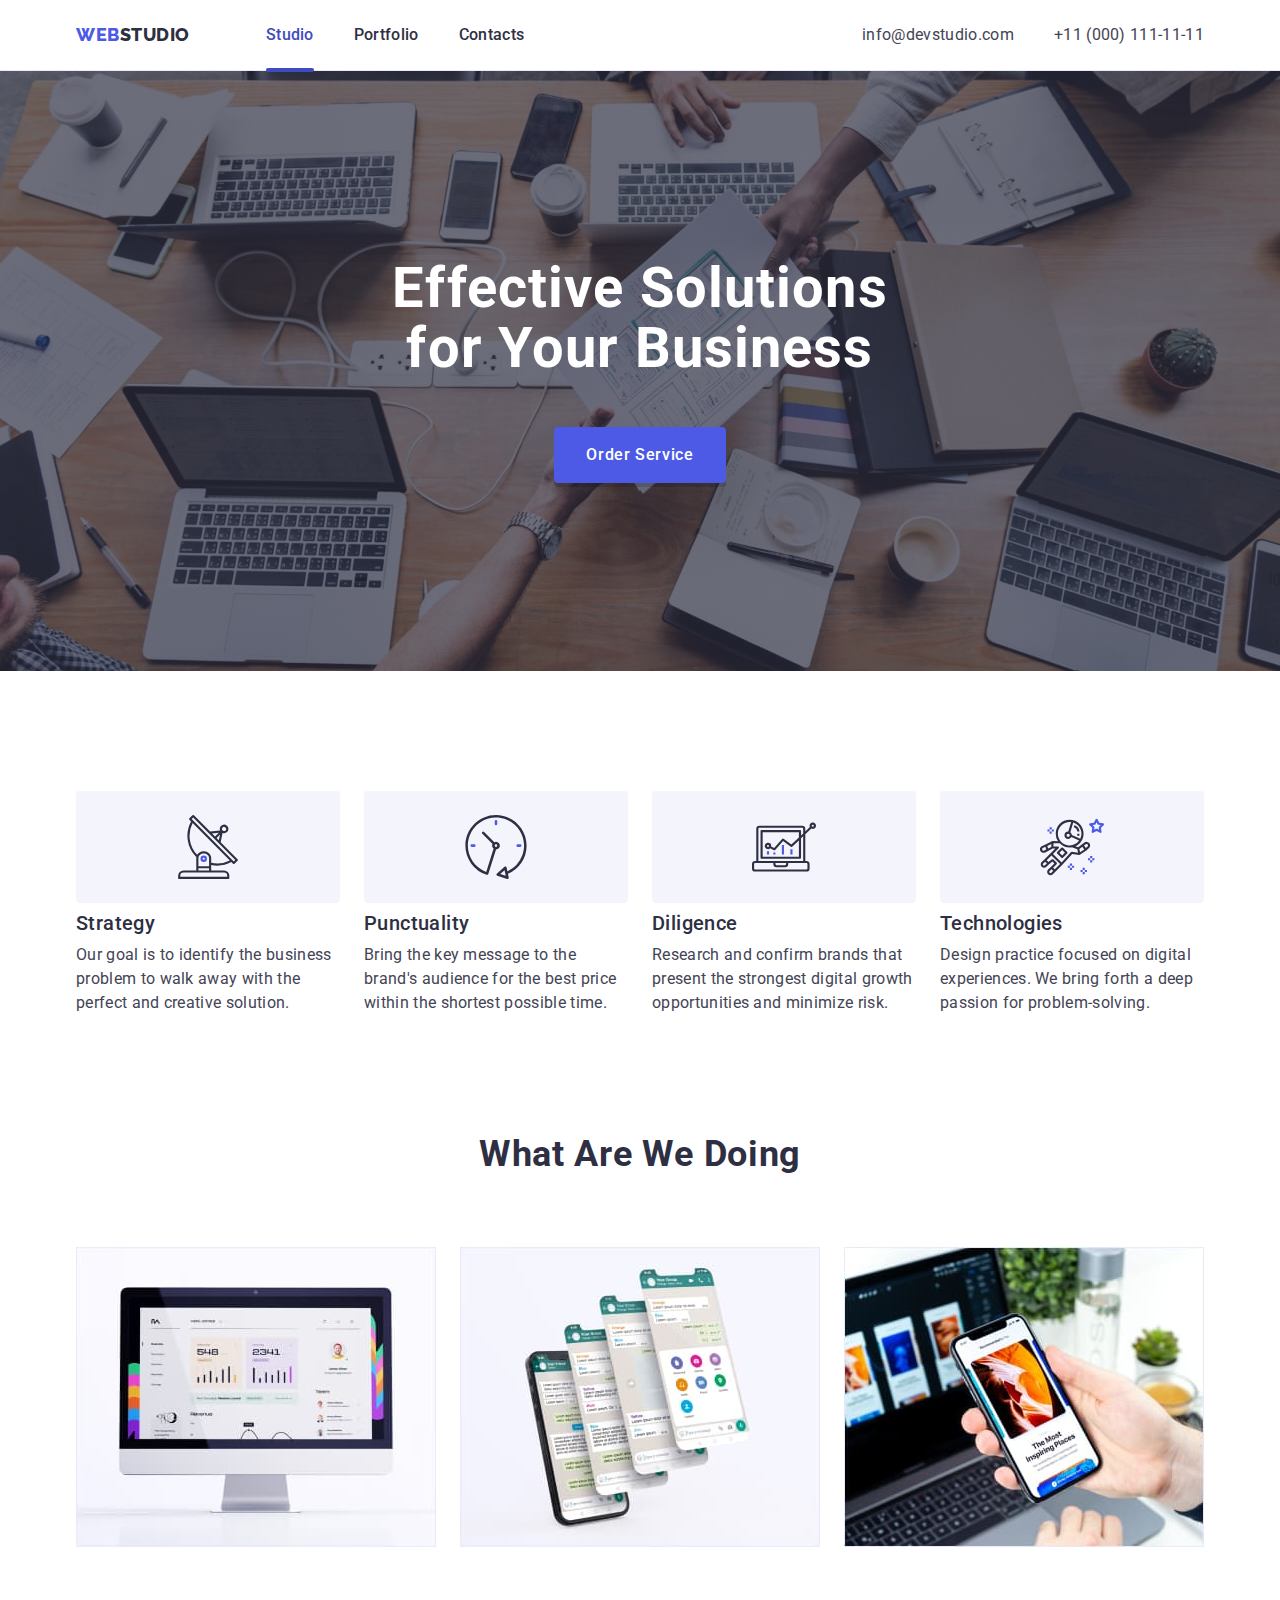
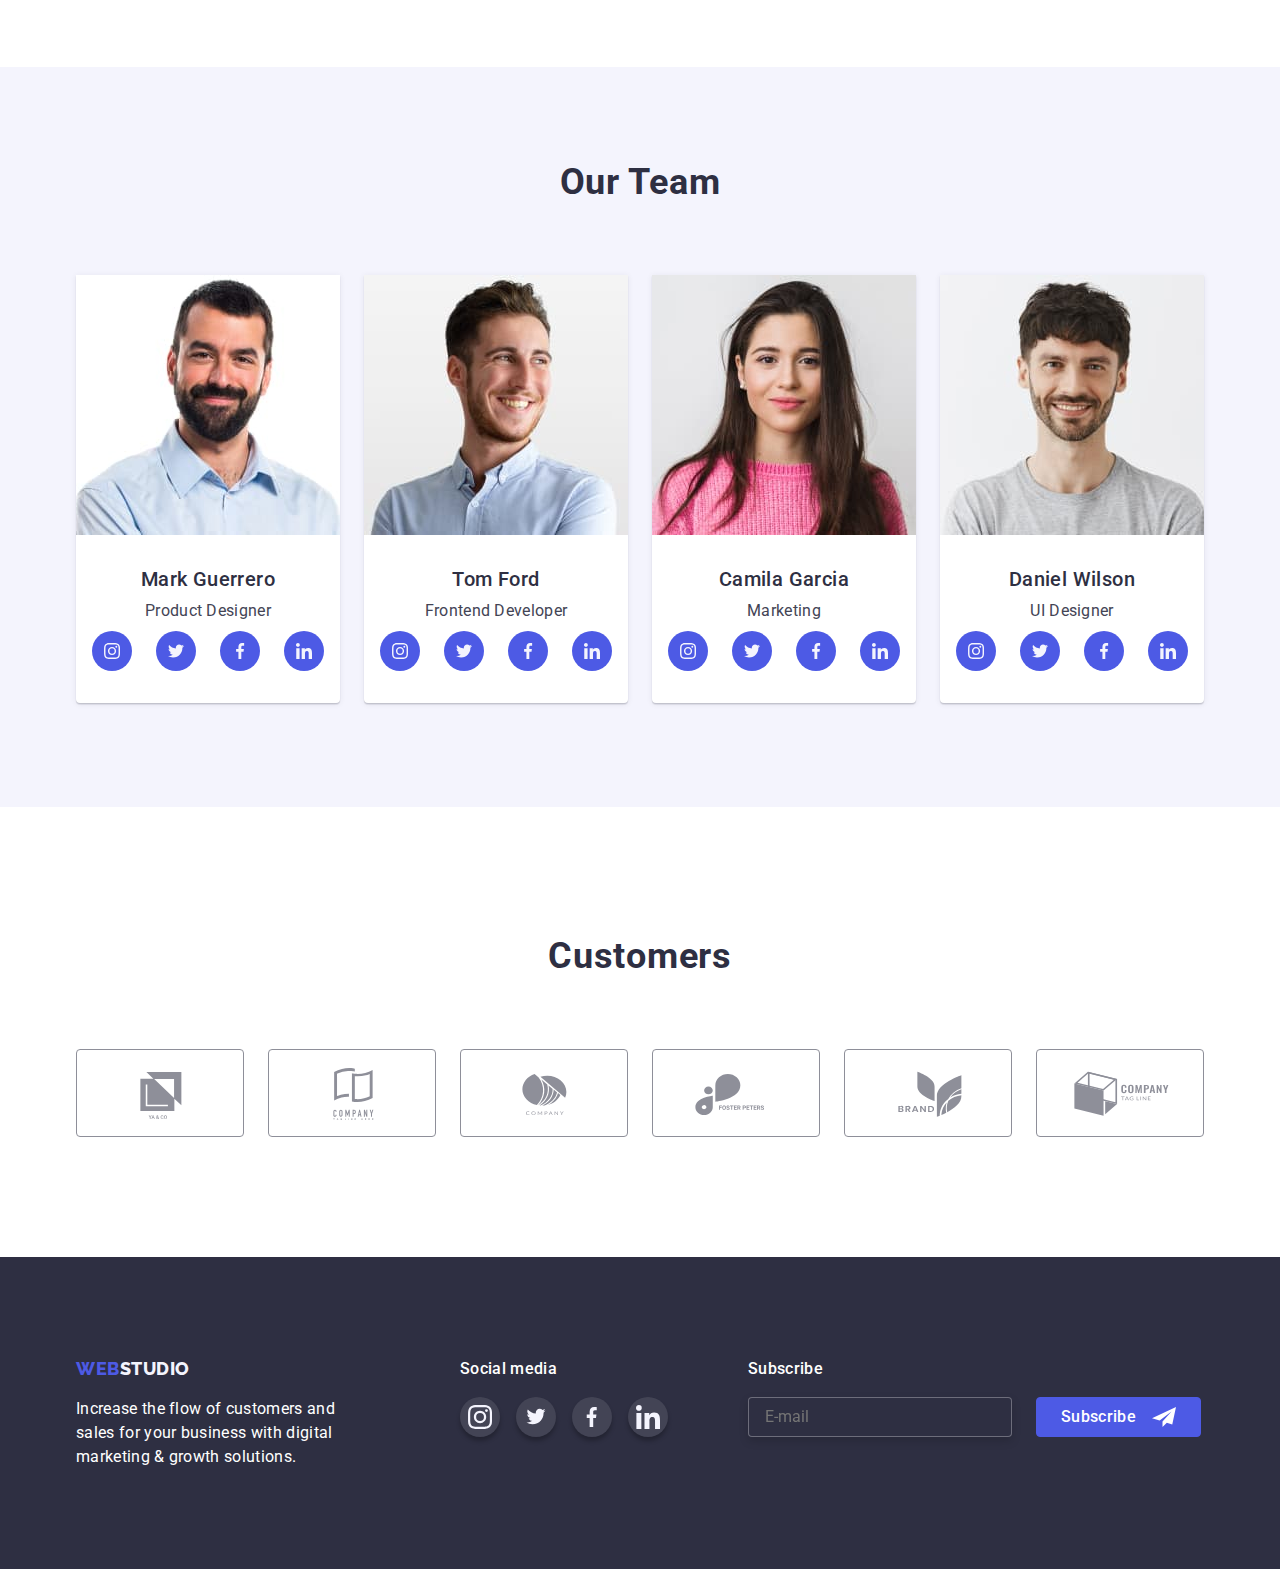
<file: index.html>
<!DOCTYPE html>
<html lang="en">
  <head>
    <meta charset="UTF-8" />
    <meta http-equiv="X-UA-Compatible" content="IE=edge" />
    <meta name="viewport" content="width=device-width, initial-scale=1.0" />
    <link rel="preconnect" href="https://fonts.googleapis.com" />
    <link rel="preconnect" href="https://fonts.gstatic.com" crossorigin />
    <link
      href="https://fonts.googleapis.com/css2?family=Raleway:wght@800&family=Roboto:wght@400;500;700;900&display=swap"
      rel="stylesheet"
    />
    <link
      href="https://cdn.jsdelivr.net/npm/modern-normalize@1.1.0/modern-normalize.min.css"
      rel="stylesheet"
    />
    <link rel="stylesheet" href="./css/styles.css" />
    <link rel="stylesheet" href="./css/mobile.css" />
    <link rel="stylesheet" href="./css/tablet.css" />
    <link rel="stylesheet" href="./css/desktop.css" />
    <title>WebStudio</title>
  </head>

  <body>
    <!-- Top line-->
    <header class="header">
      <div class="container header-container">
        <nav class="header-nav">
          <a class="header-logo" href="./index.html">
            <span class="logo">WEB</span>STUDIO</a
          >
          <div class="container-menu">
            <ul class="menu">
              <li class="menu-item active">
                <a class="menu-link" href="./index.html">Studio</a>
              </li>
              <li class="menu-item">
                <a class="menu-link" href="./portfolio.html">Portfolio</a>
              </li>
              <li class="menu-item">
                <a class="menu-link" href="">Contacts</a>
              </li>
            </ul>
          </div>
        </nav>

        <address class="header-contacts">
          <ul class="contacts">
            <li class="contacts-list email">
              <a class="contacts-item" href="mailto:info@devstudio.com">
                info@devstudio.com</a
              >
            </li>
            <li class="contacts-list">
              <a class="contacts-item" href="tel:+110001111111">
                +11 (000) 111-11-11
              </a>
            </li>
          </ul>
        </address>
        <button class="button-hamburger" data-menu-open type="button">
          <svg width="32" height="22">
            <use href="./images/sprite-new.svg#icon-button-hamburger-1"></use>
          </svg>
        </button>
      </div>
    </header>

    <div class="modal-mobile is-hidden" data-menu>
      <div class="container container-modal-mobile">
        <button
          class="button-modal button-modal-header"
          data-menu-close
          type="button"
        >
          <svg width="8" height="8">
            <use href="./images/sprite-new.svg#icon-close"></use>
          </svg>
        </button>
      </div>

      <div class="container-mobile-menu">
        <ul class="mobile-menu">
          <li class="mobile-menu-item">
            <a class="feature-title current" href="./index.html">Studio</a>
          </li>
          <li class="mobile-menu-item">
            <a class="feature-title" href="./portfolio.html">Portfolio</a>
          </li>
          <li class="mobile-menu-item">
            <a class="feature-title" href="">Contacts</a>
          </li>
        </ul>
        <address class="mobile-modal-address">
          <ul class="mobile-modal-contacts">
            <li class="mobile-modal-contacts-item">
              <a
                class="mobile-modal-contacts-link mobile-phone"
                href="tel:+110001111111"
              >
                +11 (000) 111-11-11
              </a>
            </li>
            <li class="mobile-modal-contacts-link mobile-email">
              <a
                class="mobile-contacts-item email-modal"
                href="mailto:info@devstudio.com"
              >
                info@devstudio.com</a
              >
            </li>
          </ul>
        </address>
        <ul class="mobile-social-list">
          <li class="social-item">
            <a
              class="social-link"
              href="https://www.instagram.com"
              target="_blank"
            >
              <svg class="social-icon" width="16" height="16">
                <use href="./images/sprite-new.svg#icon-instagram-team"></use>
              </svg>
            </a>
          </li>
          <li class="social-item">
            <a
              class="social-link"
              href="https://www.twitter.com/"
              target="_blank"
            >
              <svg class="social-icon" width="16" height="16">
                <use href="./images/sprite-new.svg#icon-twitter-team"></use>
              </svg>
            </a>
          </li>

          <li class="social-item">
            <a
              class="social-link"
              href="https://www.facebook.com"
              target="_blank"
            >
              <svg class="social-icon" width="16" height="16">
                <use href="./images/sprite-new.svg#icon-facebook-team"></use>
              </svg>
            </a>
          </li>

          <li class="social-item">
            <a
              class="social-link"
              href="https://ru.linkedin.com"
              target="_blank"
            >
              <svg class="social-icon" width="16" height="16">
                <use href="./images/sprite-new.svg#icon-linkedin-team"></use>
              </svg>
            </a>
          </li>
        </ul>
      </div>
    </div>

    <main>
      <!-- Section 1 -->
      <section class="hero overlay">
        <div class="container">
          <h1 class="hero-title">Effective Solutions for Your Business</h1>

          <button class="button-main" type="button" data-modal-open>
            Order Service
          </button>
        </div>
      </section>

      <!-- Section 2 -->
      <section class="feature">
        <div class="container">
          <h2 class="visually-hidden">Company quality</h2>

          <ul class="feature-list">
            <li class="feature-item">
              <div class="container-feature">
                <svg width="64" height="64">
                  <use href="./images/sprite-new.svg#icon-Group"></use>
                </svg>
              </div>
              <h3 class="feature-title">Strategy</h3>
              <p class="feature-description">
                Our goal is to identify the business problem to walk away with
                the perfect and creative solution.
              </p>
            </li>

            <li class="feature-item">
              <div class="container-feature">
                <svg width="64" height="64">
                  <use href="./images/sprite-new.svg#icon-clock-1"></use>
                </svg>
              </div>
              <h3 class="feature-title">Punctuality</h3>
              <p class="feature-description">
                Bring the key message to the brand's audience for the best price
                within the shortest possible time.
              </p>
            </li>

            <li class="feature-item">
              <div class="container-feature">
                <svg width="64" height="64">
                  <use href="./images/sprite-new.svg#icon-diagram-1"></use>
                </svg>
              </div>
              <h3 class="feature-title">Diligence</h3>
              <p class="feature-description">
                Research and confirm brands that present the strongest digital
                growth opportunities and minimize risk.
              </p>
            </li>

            <li class="feature-item">
              <div class="container-feature">
                <svg class="feature-icon" width="64" height="64">
                  <use href="./images/sprite-new.svg#icon-astronaut-1"></use>
                </svg>
              </div>
              <h3 class="feature-title">Technologies</h3>
              <p class="feature-description">
                Design practice focused on digital experiences. We bring forth a
                deep passion for problem-solving.
              </p>
            </li>
          </ul>
        </div>
      </section>

      <!-- Section 3 -->
      <section class="works">
        <div class="container">
          <h2 class="works-title">What are we doing</h2>
          <ul class="works-list">
            <li class="works-item">
              <img
                srcset="./images/doing1-1x.jpg 1x, ./images/doing1-2x.jpg 2x"
                src="./images/doing1-1x.jpg"
                width="360"
                alt="picture with computer"
              />
            </li>
            <li class="works-item">
              <img
                srcset="./images/doing2-1x.jpg 1x, ./images/doing2-2x.jpg 2x"
                src="./images/doing2-1x.jpg"
                width="360"
                alt="picture with phones"
              />
            </li>
            <li class="works-item">
              <img
                srcset="./images/doing3-1x.jpg 1x, ./images/doing3-2x.jpg 2x"
                src="./images/doing3-1x.jpg"
                width="360"
                alt="picture with computer and phone"
              />
            </li>
          </ul>
        </div>
      </section>

      <!-- Section 4 -->
      <section class="team">
        <div class="container">
          <h2 class="team-title">Our Team</h2>
          <ul class="team-list">
            <li class="team-item">
              <img
                srcset="
                  ./images/mark-guerrero-1x.jpg 1x,
                  ./images/mark-guerrero-2x.jpg 2x
                "
                src="./images/mark-guerrero-1x.jpg"
                width="264"
                alt="member of the team"
              />
              <h3 class="secondary-title secondary-title-team">
                Mark Guerrero
              </h3>
              <p>Product Designer</p>
              <ul class="container-social-list">
                <li class="social-item">
                  <a
                    class="social-link"
                    href="https://www.instagram.com"
                    target="_blank"
                  >
                    <svg class="social-icon" width="16" height="16">
                      <use
                        href="./images/sprite-new.svg#icon-instagram-team"
                      ></use>
                    </svg>
                  </a>
                </li>

                <li class="social-item">
                  <a
                    class="social-link"
                    href="https://www.twitter.com/"
                    target="_blank"
                  >
                    <svg class="social-icon" width="16" height="16">
                      <use
                        href="./images/sprite-new.svg#icon-twitter-team"
                      ></use>
                    </svg>
                  </a>
                </li>

                <li class="social-item">
                  <a
                    class="social-link"
                    href="https://www.facebook.com"
                    target="_blank"
                  >
                    <svg class="social-icon" width="16" height="16">
                      <use
                        href="./images/sprite-new.svg#icon-facebook-team"
                      ></use>
                    </svg>
                  </a>
                </li>

                <li class="social-item">
                  <a
                    class="social-link"
                    href="https://ru.linkedin.com"
                    target="_blank"
                  >
                    <svg class="social-icon" width="16" height="16">
                      <use
                        href="./images/sprite-new.svg#icon-linkedin-team"
                      ></use>
                    </svg>
                  </a>
                </li>
              </ul>
            </li>

            <li class="team-item">
              <img
                srcset="
                  ./images/tom-ford-1x.jpg 1x,
                  ./images/tom-ford-2x.jpg 2x
                "
                src="./images/tom-ford-1x.jpg"
                width="264"
                alt="member of the team"
              />
              <h3 class="secondary-title secondary-title-team">Tom Ford</h3>
              <p>Frontend Developer</p>
              <ul class="container-social-list">
                <li class="social-item">
                  <a
                    class="social-link"
                    href="https://www.instagram.com"
                    target="_blank"
                  >
                    <svg class="social-icon" width="16" height="16">
                      <use
                        href="./images/sprite-new.svg#icon-instagram-team"
                      ></use>
                    </svg>
                  </a>
                </li>

                <li class="social-item">
                  <a
                    class="social-link"
                    href="https://www.twitter.com/"
                    target="_blank"
                  >
                    <svg class="social-icon" width="16" height="16">
                      <use
                        href="./images/sprite-new.svg#icon-twitter-team"
                      ></use>
                    </svg>
                  </a>
                </li>

                <li class="social-item">
                  <a
                    class="social-link"
                    href="https://www.facebook.com"
                    target="_blank"
                  >
                    <svg class="social-icon" width="16" height="16">
                      <use
                        href="./images/sprite-new.svg#icon-facebook-team"
                      ></use>
                    </svg>
                  </a>
                </li>

                <li class="social-item">
                  <a
                    class="social-link"
                    href="https://ru.linkedin.com"
                    target="_blank"
                  >
                    <svg class="social-icon" width="16" height="16">
                      <use
                        href="./images/sprite-new.svg#icon-linkedin-team"
                      ></use>
                    </svg>
                  </a>
                </li>
              </ul>
            </li>

            <li class="team-item">
              <img
                srcset="
                  ./images/camila-garcia-1x.jpg 1x,
                  ./images/camila-garcia-2x.jpg 2x
                "
                src="./images/camila-garcia-1x.jpg"
                width="264"
                alt="member of the team"
              />
              <h3 class="secondary-title secondary-title-team">
                Camila Garcia
              </h3>
              <p>Marketing</p>
              <ul class="container-social-list">
                <li class="social-item">
                  <a
                    class="social-link"
                    href="https://www.instagram.com"
                    target="_blank"
                  >
                    <svg class="social-icon" width="16" height="16">
                      <use
                        href="./images/sprite-new.svg#icon-instagram-team"
                      ></use>
                    </svg>
                  </a>
                </li>

                <li class="social-item">
                  <a
                    class="social-link"
                    href="https://www.twitter.com/"
                    target="_blank"
                  >
                    <svg class="social-icon" width="16" height="16">
                      <use
                        href="./images/sprite-new.svg#icon-twitter-team"
                      ></use>
                    </svg>
                  </a>
                </li>

                <li class="social-item">
                  <a
                    class="social-link"
                    href="https://www.facebook.com"
                    target="_blank"
                  >
                    <svg class="social-icon" width="16" height="16">
                      <use
                        href="./images/sprite-new.svg#icon-facebook-team"
                      ></use>
                    </svg>
                  </a>
                </li>

                <li class="social-item">
                  <a
                    class="social-link"
                    href="https://ru.linkedin.com"
                    target="_blank"
                  >
                    <svg class="social-icon" width="16" height="16">
                      <use
                        href="./images/sprite-new.svg#icon-linkedin-team"
                      ></use>
                    </svg>
                  </a>
                </li>
              </ul>
            </li>

            <li class="team-item">
              <img
                srcset="
                  ./images/daniel-wilson-1x.jpg 1x,
                  ./images/daniel-wilson-2x.jpg 2x
                "
                src="./images/daniel-wilson-1x.jpg"
                width="264"
                alt="member of the team"
              />
              <h3 class="secondary-title secondary-title-team">
                Daniel Wilson
              </h3>
              <p>UI Designer</p>
              <ul class="container-social-list">
                <li class="social-item">
                  <a
                    class="social-link"
                    href="https://www.instagram.com"
                    target="_blank"
                  >
                    <svg class="social-icon" width="16" height="16">
                      <use
                        href="./images/sprite-new.svg#icon-instagram-team"
                      ></use>
                    </svg>
                  </a>
                </li>

                <li class="social-item">
                  <a
                    class="social-link"
                    href="https://www.twitter.com/"
                    target="_blank"
                  >
                    <svg class="social-icon" width="16" height="16">
                      <use
                        href="./images/sprite-new.svg#icon-twitter-team"
                      ></use>
                    </svg>
                  </a>
                </li>

                <li class="social-item">
                  <a
                    class="social-link"
                    href="https://www.facebook.com"
                    target="_blank"
                  >
                    <svg class="social-icon" width="16" height="16">
                      <use
                        href="./images/sprite-new.svg#icon-facebook-team"
                      ></use>
                    </svg>
                  </a>
                </li>

                <li class="social-item">
                  <a
                    class="social-link"
                    href="https://ru.linkedin.com"
                    target="_blank"
                  >
                    <svg class="social-icon" width="16" height="16">
                      <use
                        href="./images/sprite-new.svg#icon-linkedin-team"
                      ></use>
                    </svg>
                  </a>
                </li>
              </ul>
            </li>
          </ul>
        </div>
      </section>

      <!-- Section 5 -->

      <section class="customers">
        <div class="container container-customers">
          <h2 class="customers-title">Customers</h2>
          <ul class="customers-list">
            <li class="customers-item">
              <a class="customers-link" href="" target="_blank">
                <svg class="customers-icon" width="104" height="56">
                  <use href="./images/sprite-new.svg#icon-client1"></use>
                </svg>
              </a>
            </li>

            <li class="customers-item">
              <a class="customers-link" href="" target="_blank">
                <svg class="customers-icon" width="104" height="56">
                  <use href="./images/sprite-new.svg#icon-client2"></use>
                </svg>
              </a>
            </li>

            <li class="customers-item">
              <a class="customers-link" href="" target="_blank">
                <svg class="customers-icon" width="104" height="56">
                  <use href="./images/sprite-new.svg#icon-client3"></use>
                </svg>
              </a>
            </li>

            <li class="customers-item">
              <a class="customers-link" href="" target="_blank">
                <svg class="customers-icon" width="104" height="56">
                  <use href="./images/sprite-new.svg#icon-client4"></use>
                </svg>
              </a>
            </li>

            <li class="customers-item">
              <a class="customers-link" href="" target="_blank">
                <svg class="customers-icon" width="104" height="56">
                  <use href="./images/sprite-new.svg#icon-client5"></use>
                </svg>
              </a>
            </li>

            <li class="customers-item">
              <a class="customers-link" href="" target="_blank">
                <svg class="customers-icon" width="104" height="56">
                  <use href="./images/sprite-new.svg#icon-client6"></use>
                </svg>
              </a>
            </li>
          </ul>
        </div>
      </section>
    </main>

    <!-- Footer -->

    <footer class="footer">
      <div class="container container-footer">
        <div class="container-footer-logo">
          <a class="footer-logo" href="./index.html">
            <span class="logo">WEB</span>STUDIO</a
          >
          <p class="slogan">
            Increase the flow of customers and sales for your business with
            digital marketing & growth solutions.
          </p>
        </div>

        <div class="container-social-media">
          <p class="social-media">Social media</p>
          <ul class="social-media-list">
            <li class="social-media-item">
              <a
                class="social-media-link"
                href="https://www.instagram.com"
                target="_blank"
              >
                <svg class="social-icon" width="24" height="24">
                  <use href="./images/sprite-new.svg#icon-instagram-team"></use>
                </svg>
              </a>
            </li>

            <li class="social-media-item">
              <a
                class="social-media-link"
                href="https://twitter.com/Twitter"
                target="_blank"
              >
                <svg class="social-icon" width="24" height="19">
                  <use href="./images/sprite-new.svg#icon-twitter-footer"></use>
                </svg>
              </a>
            </li>

            <li class="social-media-item">
              <a
                class="social-media-link"
                href="https://www.facebook.com"
                target="_blank"
              >
                <svg class="social-icon" width="20" height="32">
                  <use
                    href="./images/sprite-new.svg#icon-facebook-footer"
                  ></use>
                </svg>
              </a>
            </li>

            <li class="social-media-item">
              <a
                class="social-media-link"
                href="https://ru.linkedin.com"
                target="_blank"
              >
                <svg class="social-icon" width="240" height="24">
                  <use
                    href="./images/sprite-new.svg#icon-linkedin-footer"
                  ></use>
                </svg>
              </a>
            </li>
          </ul>
        </div>

        <form class="form" autocomplete="on" novalidate>
          <label class="user-email" for="user-email">
            <span class="social-media">Subscribe</span>
          </label>
          <div class="container-email-button">
            <input
              class="input-email"
              type="email"
              name="email"
              placeholder="E-mail"
              id="user-email"
            />
            <button class="button-subscribe social-media" type="submit">
              Subscribe
              <svg class="" width="24" height="24">
                <use href="./images/sprite-new.svg#icon-plane"></use>
              </svg>
            </button>
          </div>
        </form>
      </div>
    </footer>

    <div class="backdrop is-hidden" data-modal>
      <div class="modal">
        <button class="button-modal" data-modal-close>
          <svg width="8" height="8">
            <use href="./images/sprite-new.svg#icon-close"></use>
          </svg>
        </button>

        <form class="form-in-modal" autocomplete="on">
          <p>Leave your contacts and we will call you back</p>
          <label class="label-list" for="name">
            <span class="label-modal-text">Name</span>
            <span class="input-wrap">
              <input
                class="input-modal-box"
                type="text"
                name="name"
                id="name"
              />
              <svg class="icon" width="18" height="18">
                <use href="./images/sprite-new.svg#icon-person"></use>
              </svg>
            </span>
          </label>

          <label class="label-list" for="phone">
            <span class="label-modal-text">Phone</span>
            <span class="input-wrap">
              <input
                class="input-modal-box"
                type="tel"
                name="name"
                id="phone"
              />
              <svg class="icon" width="18" height="24">
                <use href="./images/sprite-new.svg#icon-phone"></use>
              </svg>
            </span>
          </label>

          <label class="label-list" for="email">
            <span class="label-modal-text">Email</span>
            <span class="input-wrap">
              <input
                class="input-modal-box"
                type="email"
                name="name"
                id="email"
              />
              <svg class="icon" width="18" height="24">
                <use href="./images/sprite-new.svg#icon-email"></use>
              </svg>
            </span>
          </label>

          <label class="label-list-textarea" for="comment">
            <span class="label-modal-text">Comment</span>

            <span class="input-wrap">
              <textarea
                class="textarea-box"
                name="Comment"
                placeholder="Text input"
                id="comment"
              ></textarea>
            </span>
          </label>

          <div class="check-wrapper">
            <input
              class="input-check visually-hidden"
              id="policy"
              type="checkbox"
            />
            <label for="policy" class="check-text">
              I accept the terms and conditions of the
              <a class="policy-link" href="">Privacy Policy</a>
            </label>
          </div>

          <button class="button-send" type="submit">Send</button>
        </form>
      </div>
    </div>

    <script src="./js/modal.js"></script>
    <script src="./js/menu.js"></script>
  </body>
</html>
</file>
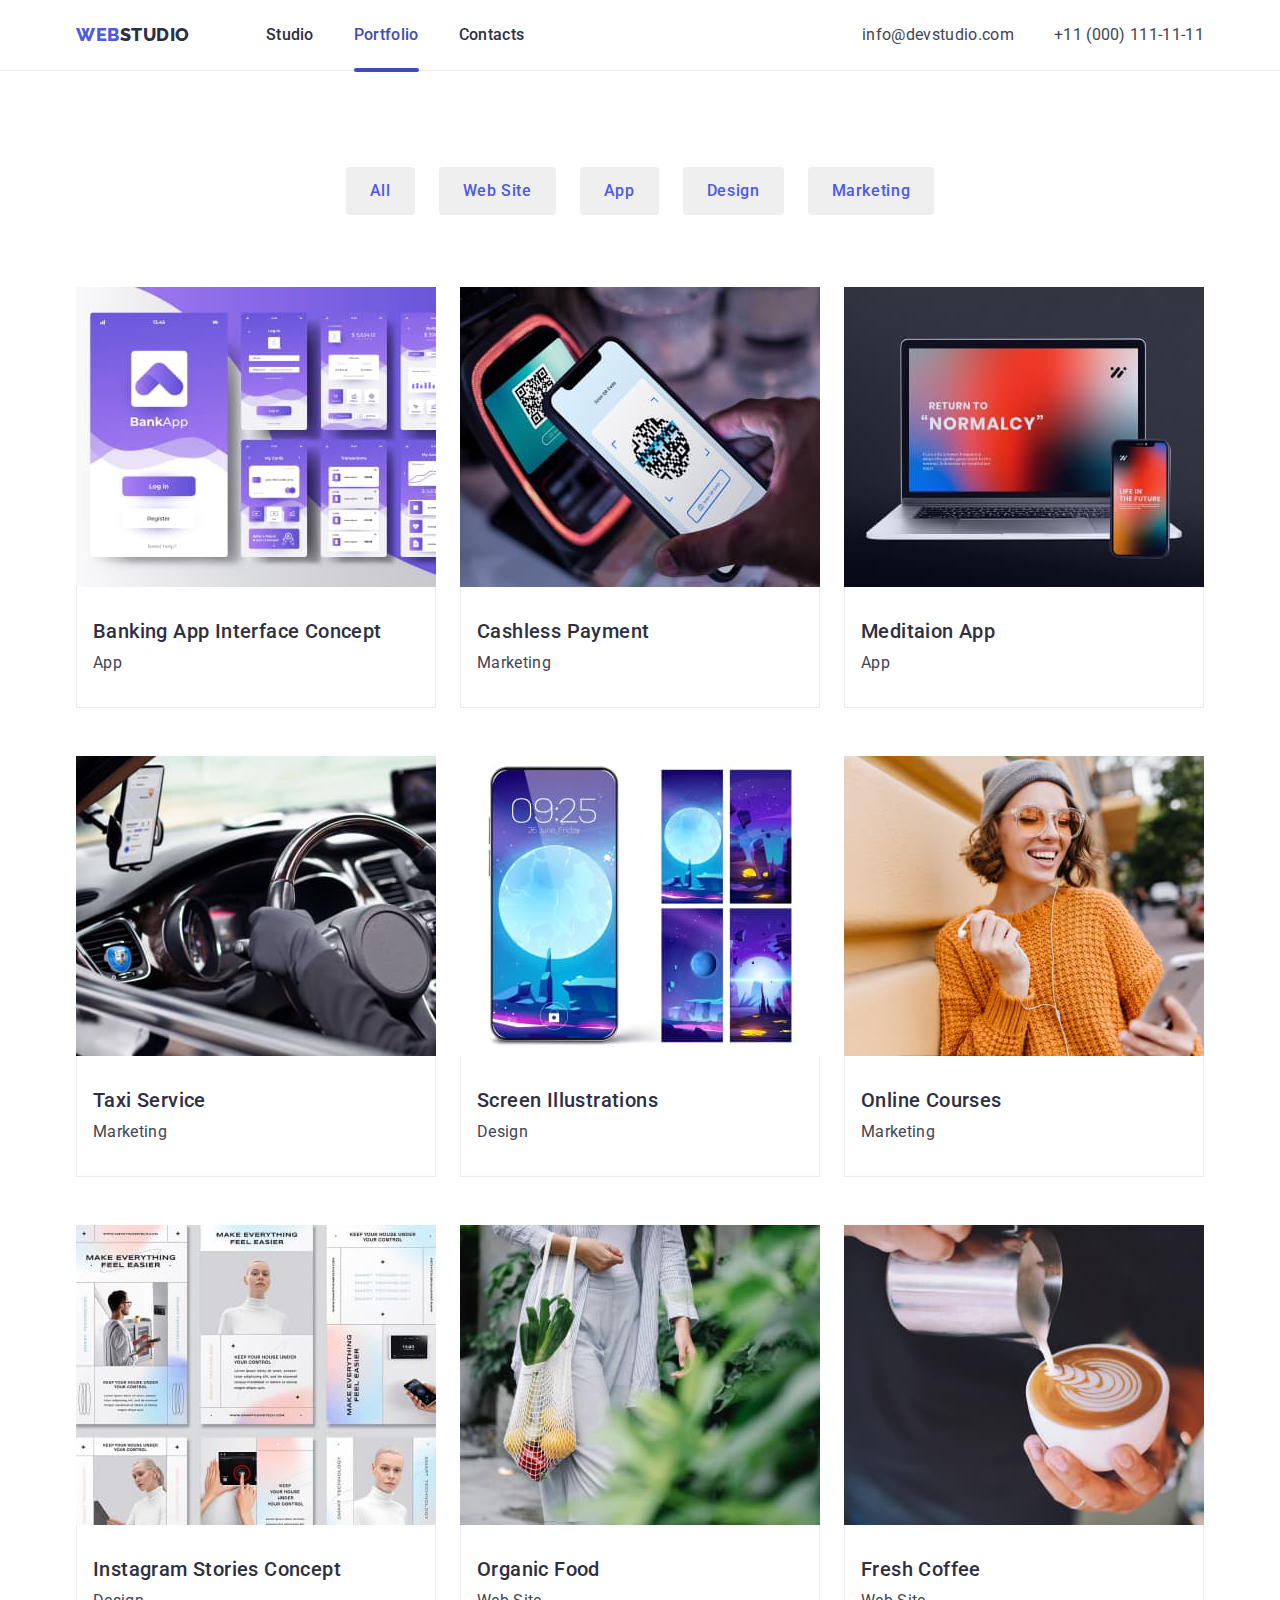
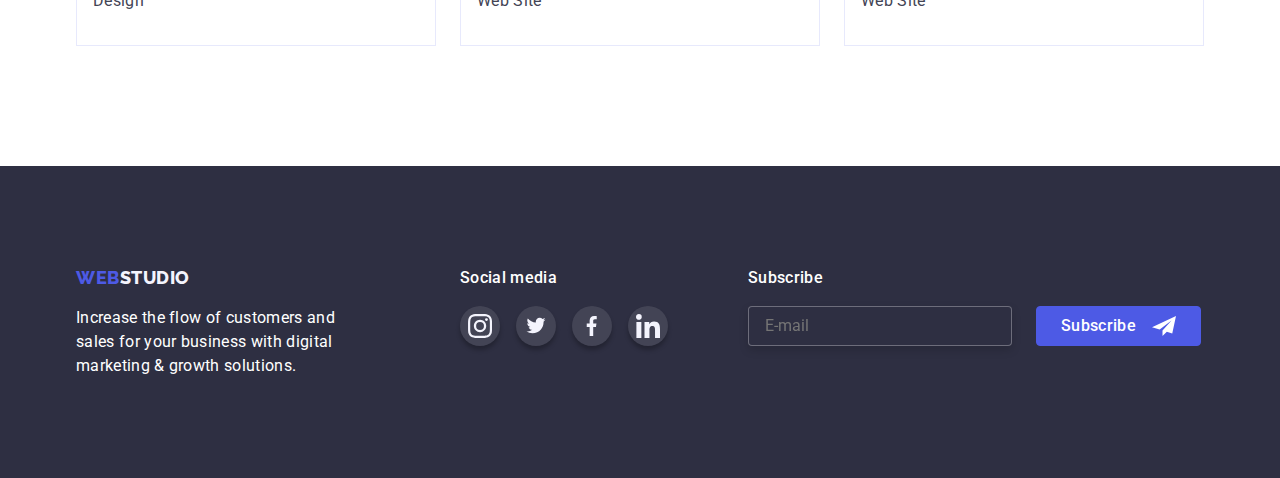
<file: portfolio.html>
<!DOCTYPE html>
<html lang="en">
  <head>
    <meta charset="UTF-8" />
    <meta http-equiv="X-UA-Compatible" content="IE=edge" />
    <meta name="viewport" content="width=device-width, initial-scale=1.0" />
    <link rel="preconnect" href="https://fonts.googleapis.com" />
    <link rel="preconnect" href="https://fonts.gstatic.com" crossorigin />
    <link
      href="https://fonts.googleapis.com/css2?family=Raleway:wght@800&family=Roboto:wght@400;500;700;900&display=swap"
      rel="stylesheet"
    />
    <link href="https://cdn.jsdelivr.net/npm/modern-normalize@1.1.0/modern-normalize.min.css"
      rel="stylesheet"/>
    <link rel="stylesheet" href="./css/styles.css" />
    <link rel="stylesheet" href="./css/mobile.css" />
    <link rel="stylesheet" href="./css/tablet.css" />
    <link rel="stylesheet" href="./css/desktop.css" />
    <title>Portfolio</title>
    
   <header class="header">
      <div class="container header-container">
        <nav class="header-nav">
          <a class="header-logo" href="./index.html">
            <span class="logo">WEB</span>STUDIO</a
          >
          <div class="container-menu">
            <ul class="menu">
              <li class="menu-item ">
                <a class="menu-link" href="./index.html">Studio</a>
              </li>
              <li class="menu-item active">
                <a class="menu-link" href="./portfolio.html">Portfolio</a>
              </li>
              <li class="menu-item">
                <a class="menu-link" href="">Contacts</a>
              </li>
            </ul>
          </div>
        </nav>

        <address class="header-contacts">
          <ul class="contacts">
            <li class="contacts-list email">
              <a class="contacts-item" href="mailto:info@devstudio.com">
                info@devstudio.com</a
              >
            </li>
            <li class="contacts-list">
              <a class="contacts-item" href="tel:+110001111111">
                +11 (000) 111-11-11
              </a>
            </li>
          </ul>
        </address>
        <button class="button-hamburger" data-menu-open type="button">
          <svg width="32" height="22">
            <use href="./images/sprite-new.svg#icon-button-hamburger-1"></use>
          </svg>
        </button>
      </div>
    </header>

    <div class="modal-mobile is-hidden" data-menu>
      <div class="container container-modal-mobile">
        <button
          class="button-modal button-modal-header"
          data-menu-close
          type="button"
        >
          <svg width="8" height="8">
            <use href="./images/sprite-new.svg#icon-close"></use>
          </svg>
        </button>
      </div>

      <div class="container-mobile-menu">
        <ul class="mobile-menu">
          <li class="mobile-menu-item">
            <a class="feature-title " href="./index.html">Studio</a>
          </li>
          <li class="mobile-menu-item">
            <a class="feature-title current" href="./portfolio.html">Portfolio</a>
          </li>
          <li class="mobile-menu-item">
            <a class="feature-title" href="">Contacts</a>
          </li>
        </ul>
        <address class="mobile-modal-address">
          <ul class="mobile-modal-contacts">
            <li class="mobile-modal-contacts-item">
              <a
                class="mobile-modal-contacts-link mobile-phone"
                href="tel:+110001111111"
              >
                +11 (000) 111-11-11
              </a>
            </li>
            <li class="mobile-modal-contacts-link mobile-email">
              <a
                class="mobile-contacts-item email-modal"
                href="mailto:info@devstudio.com"
              >
                info@devstudio.com</a
              >
            </li>
          </ul>
        </address>
        <ul class="mobile-social-list">
          <li class="social-item">
            <a
              class="social-link"
              href="https://www.instagram.com"
              target="_blank"
            >
              <svg class="social-icon" width="16" height="16">
                <use href="./images/sprite-new.svg#icon-instagram-team"></use>
              </svg>
            </a>
          </li>
          <li class="social-item">
            <a
              class="social-link"
              href="https://www.twitter.com/"
              target="_blank"
            >
              <svg class="social-icon" width="16" height="16">
                <use href="./images/sprite-new.svg#icon-twitter-team"></use>
              </svg>
            </a>
          </li>

          <li class="social-item">
            <a
              class="social-link"
              href="https://www.facebook.com"
              target="_blank"
            >
              <svg class="social-icon" width="16" height="16">
                <use href="./images/sprite-new.svg#icon-facebook-team"></use>
              </svg>
            </a>
          </li>

          <li class="social-item">
            <a
              class="social-link"
              href="https://ru.linkedin.com"
              target="_blank"
            >
              <svg class="social-icon" width="16" height="16">
                <use href="./images/sprite-new.svg#icon-linkedin-team"></use>
              </svg>
            </a>
          </li>
        </ul>
      </div>
    </div>

    <main>
      <section class="main-content">
        <!-- Buttons -->
        <div class="container">
          <h1 class="visually-hidden">Our Works</h1>
          <ul class="button-list">
            <li class="button-item">
              <button class="button-portfolio" type="button">All</button>
            </li>
            <li class="button-item">
              <button class="button-portfolio" type="button">Web Site</button>
            </li>
            <li class="button-item">
              <button class="button-portfolio" type="button">App</button>
            </li>
            <li class="button-item">
              <button class="button-portfolio" type="button">Design</button>
            </li>
            <li class="button-item">
              <button class="button-portfolio" type="button">Marketing</button>
            </li>
          </ul>
           <!-- Works -->
          <ul class="application-list">
            <li class="application-item">
              <a class="application-link" href="">
                <div class="overlay-wrapper">

                   <img src="./images/img-1.jpg" width="360" height="300" alt="bank application"/>
            
                  <p class="application-overlay">14 Stylish and User-Friendly App Design Concepts · Task Manager App · Calorie 
                  Tracker App · Exotic Fruit Ecommerce App · Cloud Storage App</p>
                </div>
                
                <div class="card"> 
                <h2 class="secondary-title secondary-title-application">Banking App Interface Concept</h2>
              <p>App</p> 
                </div>
             </a>
            </li>

            <li class="application-item">
              <a class="application-link" href="">
                <div class="overlay-wrapper">

                   <img src="./images/img-2.jpg" width="360" height="300" alt="payment application"/>
            
                  <p class="application-overlay">14 Stylish and User-Friendly App Design Concepts · Task Manager App · Calorie 
                  Tracker App · Exotic Fruit Ecommerce App · Cloud Storage App</p>
                </div>
              <div class="card"><h2 class="secondary-title">Cashless Payment</h2>
              <p>Marketing</p></div> </a>
              

            </li>
            <li class="application-item">
              <a class="application-link" href="">
                <div class="overlay-wrapper">
               
                   <img src="./images/img-3.jpg" width="360" height="300" alt="mediation application"/>
               
                  <p class="application-overlay">14 Stylish and User-Friendly App Design Concepts · Task Manager App · Calorie 
                  Tracker App · Exotic Fruit Ecommerce App · Cloud Storage App</p>
                </div>
              <div class="card"><h2 class="secondary-title">Meditaion App</h2>
              <p>App</p></div> </a>
            </li>


            <li class="application-item">
              <a class="application-link" href="">
                <div class="overlay-wrapper">
             
                   <img src="./images/img-4.jpg" width="360" height="300" alt="taxi application"/>
                
                  <p class="application-overlay">14 Stylish and User-Friendly App Design Concepts · Task Manager App · Calorie 
                  Tracker App · Exotic Fruit Ecommerce App · Cloud Storage App</p>
                </div>
              <div class="card"><h2 class="secondary-title">Taxi Service</h2>
              <p>Marketing</p> </div> </a>
            </li>


            <li class="application-item">
              <a class="application-link" href="">
                <div class="overlay-wrapper">
                   
                   <img src="./images/img-5.jpg" width="360" height="300" alt="illustration application"/>
                  
                  <p class="application-overlay">14 Stylish and User-Friendly App Design Concepts · Task Manager App · Calorie 
                  Tracker App · Exotic Fruit Ecommerce App · Cloud Storage App</p>
                </div>
              <div class="card"> <h2 class="secondary-title">Screen Illustrations</h2>
              <p>Design</p></div> </a>
            </li>


            <li class="application-item">
              <a class="application-link" href="">
               <div class="overlay-wrapper">
            
                   <img src="./images/img-6.jpg" width="360" height="300" alt="education application"/>
                
                  <p class="application-overlay">14 Stylish and User-Friendly App Design Concepts · Task Manager App · Calorie 
                  Tracker App · Exotic Fruit Ecommerce App · Cloud Storage App</p>
                </div> 
              <div class="card"> 
              <h2 class="secondary-title">Online Courses</h2>
              <p>Marketing</p></div> </a>
            </li>


            <li class="application-item">
              <a class="application-link" href="">
                <div class="overlay-wrapper">
               
                   <img src="./images/img-7.jpg" width="360" height="300" alt="instagram stories application"/>
                
                  <p class="application-overlay">14 Stylish and User-Friendly App Design Concepts · Task Manager App · Calorie 
                  Tracker App · Exotic Fruit Ecommerce App · Cloud Storage App</p>
                </div> 
              <div class="card"><h2 class="secondary-title">Instagram Stories Concept</h2>
              <p>Design</p> </div> </a>
            </li>


            <li class="application-item">
              <a class="application-link" href="">
                <div class="overlay-wrapper">
               
                   <img src="./images/img-8.jpg" width="360" height="300" alt="food application"/>
                 
                  <p class="application-overlay">14 Stylish and User-Friendly App Design Concepts · Task Manager App · Calorie 
                  Tracker App · Exotic Fruit Ecommerce App · Cloud Storage App</p>
                </div>
              <div class="card"> <h2 class="secondary-title">Organic Food</h2>
              <p>Web Site</p></div> </a>
            </li>


            <li class="application-item">
              <a class="application-link" href="">
                <div class="overlay-wrapper">
               
                   <img src="./images/img-9.jpg" width="360" height="300" alt="coffee application"/>
             
                  <p class="application-overlay">14 Stylish and User-Friendly App Design Concepts · Task Manager App · Calorie 
                  Tracker App · Exotic Fruit Ecommerce App · Cloud Storage App</p>
                </div>
              <div class="card"> <h2 class="secondary-title">Fresh Coffee</h2>
              <p>Web Site</p></div> </a>
            </li>
          </ul>
        </div>
      </section>
    </main>

    <!-- Footer -->

    <footer class="footer">
      <div class="container container-footer">
        <div class="container-footer-logo">
          <a class="footer-logo" href="./index.html">
            <span class="logo">WEB</span>STUDIO</a
          >
          <p class="slogan">
            Increase the flow of customers and sales for your business with
            digital marketing & growth solutions.
          </p>
        </div>

        <div class="container-social-media">
          <p class="social-media">Social media</p>
          <ul class="social-media-list">
            <li class="social-media-item">
              <a
                class="social-media-link"
                href="https://www.instagram.com"
                target="_blank"
              >
                <svg class="social-icon" width="24" height="24">
                  <use href="./images/sprite-new.svg#icon-instagram-team"></use>
                </svg>
              </a>
            </li>

            <li class="social-media-item">
              <a
                class="social-media-link"
                href="https://twitter.com/Twitter"
                target="_blank"
              >
                <svg class="social-icon" width="24" height="19">
                  <use href="./images/sprite-new.svg#icon-twitter-footer"></use>
                </svg>
              </a>
            </li>

            <li class="social-media-item">
              <a
                class="social-media-link"
                href="https://www.facebook.com"
                target="_blank"
              >
                <svg class="social-icon" width="20" height="32">
                  <use
                    href="./images/sprite-new.svg#icon-facebook-footer"
                  ></use>
                </svg>
              </a>
            </li>

            <li class="social-media-item">
              <a
                class="social-media-link"
                href="https://ru.linkedin.com"
                target="_blank"
              >
                <svg class="social-icon" width="240" height="24">
                  <use
                    href="./images/sprite-new.svg#icon-linkedin-footer"
                  ></use>
                </svg>
              </a>
            </li>
          </ul>
        </div>

        <form class="form" autocomplete="on" novalidate>
          <label class="user-email" for="user-email">
            <span class="social-media">Subscribe</span>
          </label>
          <div class="container-email-button">
            <input
              class="input-email"
              type="email"
              name="email"
              placeholder="E-mail"
              id="user-email"
            />
            <button class="button-subscribe social-media" type="submit">
              Subscribe
              <svg class="" width="24" height="24">
                <use href="./images/sprite-new.svg#icon-plane"></use>
              </svg>
            </button>
          </div>
        </form>
      </div>
    </footer>
     <script src="./js/menu.js"></script>
  </body>
</html>
</file>
<file: css/styles.css>
:root {
--main-title-color:rgba(46, 47, 66, 1);/*NAVY BLUE*/
--main-secondary-color:rgba(67, 68, 85, 1); /*SLATE*/
--accent-color: rgba(77, 90, 229, 1);/*IRIS*/
--secondary-accent-color: rgba(64, 75, 191, 1);  /*OCEAN */
--main-background-color: rgba(255, 255, 255, 1);/*WHITE*/
--secondary-background-color: rgb(231, 233, 252); /*CORNFLOWER */
--background-color-team: rgb(244, 244, 253, 1); /* CLOUD */
--accent-gray: #8E8F99;/* LIGHT SLATE */
--main-timing-function: cubic-bezier(0.4, 0, 0.2, 1);
--main-duration: 250ms;
}

ul {
list-style: none;
}

a  {
text-decoration: none;
}

h1,h2,h3,h4,p {
margin-top: 0;
margin-bottom: 0;
}

 ul {
margin-top: 0;
margin-bottom: 0;
padding-left: 0;
} 

img {
display: block;
width: 100%;
height: auto;
}

button {
cursor: pointer;
}

 body {
font-family: 'Roboto', sans-serif;
background-color: var(--main-background-color);
color: var(--main-secondary-color);
font-size: 16px;
 }

 .container {
width: 100%;
max-width: 1158px;
margin-left: auto;
margin-right: auto;
padding-right: 15px;
padding-left: 15px;  
 }

/* =============================HEADER========================= */

.header-logo {
color: var(--main-title-color);
font-family: 'Raleway', sans-serif;
font-weight: 800;
font-size: 18px;
line-height: 1.33;
letter-spacing: 0.03em;
margin-right: 76px;
}

.logo {
color: var(--accent-color);      
}

.header-container {
display: flex;
align-items: center;
height: 70px;
}

.button-hamburger>svg {
stroke: currentColor;
fill: currentColor;
}

.button-hamburger {
display: flex;
align-items: center;
margin-left: auto;
background-color: transparent;
border: none;
padding: 0;
}
.header-logo {
color: var(--main-title-color);
font-family: 'Raleway', sans-serif;
font-weight: 800;
font-size: 18px;
line-height: 1.33;
letter-spacing: 0.03em;
}

@media screen and (max-width: 767px) {
.header-contacts {
display: none;
}

.menu {
display: none;
}
}



.modal-mobile {
    position: fixed;
    width: 100%;
    height: 100%;
    top: 0;
    left: 0;
    z-index: 1000;
    background-color: beige;
    /* opacity: 1;

    transition-property: transform, opacity;
    transition-duration: var(--main-duration);
    transition-timing-function: var(--main-timing-function); */
}

.email-modal {
    font-weight: 500;
    font-style: normal;
    font-size: 24px;
    line-height: 1.2;
    letter-spacing: 0.02em;
    color: var(--main-title-color);
}

.mobile-phone {
    font-weight: 700;
    font-style: normal;
    font-size: 25px;
    line-height: 1.11;
    letter-spacing: 0.02em;
    color: var(--accent-color);
}
            

.mobile-modal-address {
 margin-top: auto;
}

.mobile-email {
    margin-top: 40px;
}
.mobile-social-list {
    display: flex;
    justify-content: space-between;
    margin-top: 48px;
}


.menu-item {
position: relative;
font-weight: 500;
line-height: 1.5;
letter-spacing: 0.02em;
}

.menu-item:not(:last-child){
 margin-right: 40px;
 }

 .contacts {
display: flex;
align-items: center;
margin-left: auto;
 }

.menu.contacts {
justify-content: space-between;
}



 .contacts-item {
font-style: normal;
line-height: 1.5;
letter-spacing: 0.02em;
color: var(--main-secondary-color);

transition-property: color;
transition-duration: var(--main-duration);
transition-timing-function: var(--main-timing-function);
 }

 

 .contacts-item:hover,
 .contacts-item:focus,
 .menu-link:hover,
 .menu-link:focus {
color: var(--secondary-accent-color);
 }

 .menu-link {
color: var(--main-title-color);

transition-property: color;
transition-duration: var(--main-duration);
transition-timing-function: var(--main-timing-function);
 }

 .active::after {
position: absolute;
content: "";
display: block;
width: 100%;
height: 4px;
top: 45px;
border-radius: 2px;
background-color: var(--secondary-accent-color);
 }

 .active>.menu-link {
color: var(--secondary-accent-color);
 } 


 
/* ===============================SECTION-1(hero)================================ */

.hero {
padding-top: 112px;
padding-bottom: 112px;
background-color: var(--main-title-color); 
}


.overlay {
max-width: 1440px;
margin-left: auto;
margin-right: auto;
background-image: linear-gradient(to right, rgba(46, 47, 66, 0.7), rgba(46, 47, 66, 0.7)), 
url(../images/hero-mob-1x.jpg);
background-size: cover;
background-position: center;
background-repeat: no-repeat;
}
   
.hero-title {

font-weight: 700;
font-size: 32px;
line-height: 1.11;
letter-spacing: 0.02em;
color: var(--main-background-color);
max-width: 320px; 
height: 80px;
margin-right: auto;
margin-left: auto;
text-align: center;
}

.button-main {
padding-top: 16px;
padding-right: 32px;
padding-bottom: 16px;
padding-left: 32px;
font-weight: 500;
font-size: 16px;
line-height: 1.5;
letter-spacing: 0.04em;
color: var(--main-background-color);
background-color: var(--accent-color);
border-radius: 4px;
border: none;
margin-top: 72px;
margin-right: auto;
margin-left: auto;
display: block;
box-shadow: 0 4px rgba(0, 0, 0, 0.15);

transition-property: background-color;
transition-duration: var(--main-duration);
transition-timing-function: var(--main-timing-function);
}

.button-main:is(:hover, :focus) {
background-color: var(--secondary-accent-color);
color: var(--main-background-color);
}

.backdrop {
position: fixed;
width: 100%;
height: 100%;
top: 0;
left: 0;
background-color: rgba(46, 47, 66, 0.6);
opacity: 1;
}

.is-hidden {
visibility: hidden;
opacity: 0; 
pointer-events: none;
}

.is-hidden .modal {
transform: translate(-50%, -50%) scale(0.5);
opacity: 0; 
}

.modal {
position: absolute;
top: 50%;
left: 50%;
transform: translate(-50%, -50%) scale(1);
width: 100%;
padding: 72px 24px 24px 24px;
box-shadow: 0px 1px 1px rgba(0, 0, 0, 0.14), 0px 1px 3px rgba(0, 0, 0, 0.12), 0px 2px 1px rgba(0, 0, 0, 0.2);
border-radius: 4px;
background-color: rgba(252, 252, 252, 1);
opacity: 1;

transition-property: transform, opacity;
transition-duration: var(--main-duration);
transition-timing-function: var(--main-timing-function);
}

.button-modal {
position: absolute;
width: 24px;
height: 24px;
top: 24px;
right: 24px;
bottom: 24px;
border-radius: 50%;
background-color: var(--secondary-background-color);
fill: var(--main-title-color);

transition-property: background-color, fill;
transition-duration: var(--main-duration);
transition-timing-function: var(--main-timing-function);
}

.button-modal:hover {
background-color: var(--secondary-accent-color);
fill: var(--main-background-color);    
}

.button-modal > svg {
position: absolute;
top: 50%;
left: 50%;
transform: translate(-50%, -50%);
}
.container-modal-mobile {
position: relative;
}
.button-modal-header {
right: 16px;
}
.container-mobile-menu {
height: 100%;
flex-direction: column;
display: flex;
 padding-top: 80px;
 padding-left: 40px;
 padding-bottom: 40px;
 padding-right: 35px;
 overflow-y: auto;   
}
.mobile-menu-item {
    margin-bottom: 40px;
}
.mobile-menu-item:last-child {
    margin-bottom: 0px;
}


/* ===============================SECTION-2(feature)================================ */

.visually-hidden {
position: absolute;
width: 1px;
height: 1px;
margin: -1px;
border: 0;
padding: 0;
white-space: nowrap;
clip-path: inset(100%);
clip: rect(0 0 0 0);
overflow: hidden;
}

.feature {
padding-top: 96px;
padding-bottom: 96px;
background-color: var(--main-background-color);
}

.container-feature {
display: none;
}

.feature-title {
font-weight: 700;
font-style: normal;
font-size: 36px;
line-height: 1.11;
letter-spacing: 0.02em;
color: var(--main-title-color);
margin-bottom: 8px;
text-align: center;
}

 .current {
     color: var(--secondary-accent-color);
 }

.feature-description {
line-height: 1.5;
letter-spacing: 0.02em;
}

.feature-item {
width: 100%;
}

.feature-list {
display: flex;
flex-wrap: wrap;
gap: 72px;
}

/* ===============================SECTION-3(works)================================ */
.works-list {
display: none;
}
.works-title {
display: none;
}
.secondary-title-team {
    margin-top: 32px;
    text-align: center;
}

.secondary-title {
    font-weight: 500;
    font-size: 20px;
    line-height: 1.2;
    letter-spacing: 0.02em;
    color: var(--main-title-color);
    margin-bottom: 8px;
}

.secondary-title+p {
    line-height: 1.5;
    letter-spacing: 0.02em;
    color: var(--main-secondary-color);
}

 
 /* ===============================SECTION-4(team)================================ */

.works-title,
.team-title {
font-weight: 700;
font-size: 36px;
line-height: 1.11;
letter-spacing: 0.02em;
text-transform: capitalize;
color: var(--main-title-color);
margin-bottom: 72px;
margin-right: auto;
margin-left: auto;
text-align: center;
}

.team>.container {
max-width: 294px;
}

.team {
padding-top: 96px;
padding-bottom: 128px; 
background-color:var(--background-color-team);
} 

.team-item  {
width: 100%;
background-color:var(--main-background-color);
border-bottom-left-radius: 4px;
border-bottom-right-radius: 4px;
box-shadow:
0 2px 1px 0 rgba(46, 47, 66, 0.08), 
0 1px 1px 0 rgba(46, 47, 66, 0.16), 
0 1px 6px 0 rgba(46, 47, 66, 0.08);
padding-bottom: 32px;
}

.team-list {
display: flex;
flex-wrap: wrap;
gap: 24px;
}

.secondary-title-team+p {
text-align: center;
}

.social-item {
width: 40px;
height: 40px;
}

.social-link {
display: flex;
width: 100%;
height: 100%;
background-color: var(--accent-color);
border-radius: 50%;
justify-content: center;
align-items: center;

transition-property: background-color;
transition-duration: var(--main-duration);
transition-timing-function: var(--main-timing-function);
}

.social-link:hover,
.social-link:focus {
background-color: var(--secondary-accent-color);
}

.social-link:last-child {
margin-right: 0;
}

.container-social-list {
display: flex;
padding-right: 16px;
padding-left: 16px;
margin-top: 8px;  
gap: 24px;
}

.social-item:last-child {
margin-right: 0;
}

/* ===============================SECTION-5(customers)================================ */

.customers {
padding-top: 96px;
padding-bottom: 96px;
}

.customers-title {
font-size: 36px;
line-height: 1.11;   
text-align: center;
letter-spacing: 0.02em;
color: var(--main-title-color);
margin-bottom: 72px;
}

.customers-list {
display: flex;
flex-wrap: wrap;
column-gap: 16px;
row-gap: 72px;
}

.customers-item {
width: calc((100% - 16px) / 2);
}

.customers-link {
width: 100%;
height: 88px;
display: flex;
justify-content: center;
align-items: center;
border: 1px solid var(--accent-gray);
border-radius: 4px;
fill: var(--accent-gray);


transition-property: border-color, fill;
transition-duration: var(--main-duration);
transition-timing-function: var(--main-timing-function);
}

.customers-link:hover,
.customers-link:focus {
fill: var(--secondary-accent-color);
border-color: var(--secondary-accent-color);
}

/* ===============================SECTION-BUTTONS-PORTFOLIO================================ */

.button-list {
display: flex;
flex-wrap: wrap;
column-gap: 24px;
row-gap: 16px;
margin-bottom: 48px;
}

.main-content {
padding-top: 48px;
padding-bottom: 48px;
}

.button-portfolio {
font-weight: 500;
font-size: 16px;
line-height: 1.5;
letter-spacing: 0.04em;
color: var(--accent-color);
border-radius: 4px;

padding-top: 12px;
padding-right: 24px;
padding-bottom: 12px;
padding-left: 24px;
border: transparent;
box-shadow: 0px 3px 1px rgba(0, 0, 0, 0), 0px 2px 1px rgba(0, 0, 0, 0), 0px 2px 2px rgba(0, 0, 0, 0);

transition-property: color, box-shadow, background-color;
transition-duration: var(--main-duration);
transition-timing-function: var(--main-timing-function);
}

.button-portfolio:is(:hover, :focus) {
background-color: var(--secondary-accent-color);
color: var(--main-background-color);
box-shadow: 0px 3px 1px rgba(0, 0, 0, 0.1), 0px 2px 1px rgba(0, 0, 0, 0.08), 0px 2px 2px rgba(0, 0, 0, 0.12);
}

/* ===============================SECTION-WORKS-PORTFOLIO================================ */

.application-list {
display: flex;
flex-wrap: wrap;
gap: 48px;
}
.secondary-title-application {
    color: var(--main-title-color);
}

.application-link:hover,
.application-link:focus {
box-shadow: 
0px 1px 6px rgba(46, 47, 66, 0.08), 
0px 1px 1px rgba(46, 47, 66, 0.16), 
0px 2px 1px rgba(46, 47, 66, 0.08);
}
.application-link {
display: block;
box-shadow:
0px 1px 6px rgba(46, 47, 66, 0),
0px 1px 1px rgba(46, 47, 66, 0),
0px 2px 1px rgba(46, 47, 66, 0);

transition-property: box-shadow;
transition-duration: var(--main-duration);
transition-timing-function: var(--main-timing-function);
}

.overlay-wrapper {
position: relative;
overflow: hidden;
}

.application-overlay {
position: absolute;
top: 0;
line-height: 1.5;
letter-spacing: 0.02em;
background-color: var(--accent-color);
color: var(--background-color-team) ;
padding: 40px 32px;
height: 100%;
transform: translateY(100%);

transition-property: transform;
transition-duration: var(--main-duration);
transition-timing-function: var(--main-timing-function);
}

.application-link:hover .application-overlay {
transform: translateY(0);
}

.card {
padding-top: 32px;
padding-bottom: 32px;
padding-left: 16px;
border-bottom: 1px solid var(--secondary-background-color);
border-left: 1px solid var(--secondary-background-color);
border-right: 1px solid var(--secondary-background-color);
}

/* =============================FOOTER========================= */

footer {
background-color: var(--main-title-color); 
padding-top: 96px;
padding-bottom: 96px;
}

.footer-logo {  
color:var(--background-color-team) ;
font-family: 'Raleway';
font-weight: 800;
font-size: 18px;
line-height: 1.33;
letter-spacing: 0.03em;
}

.slogan {
text-align: left;
line-height: 1.5;
letter-spacing: 0.02em;
color: var(--main-background-color); 
width: 264px; 
margin-top: 16px;
}

.container-footer {
text-align: center;
display: flex; 
align-items: center;
flex-direction: column;
gap: 72px; 
}

.social-media {
font-weight: 500;
font-size: 16px;
line-height: 1.5;
letter-spacing: 0.02em;
color: var(--main-background-color);
margin-right: auto;
margin-left: auto;
}

.social-media-list {
display: flex;
gap: 16px;
margin-top: 16px;
}
.social-media-item {
}

.social-media-link {
display: flex;
width: 40px;
height: 40px;
background: rgba(255, 255, 255, 0.1);
box-shadow: 0px 4px 4px rgba(0, 0, 0, 0.25);
border-radius: 50%; 
justify-content: center;
align-items: center;

transition-property: background-color;
transition-duration: var(--main-duration);
transition-timing-function: var(--main-timing-function);
}

.social-media-link:hover,
.social-media-link:focus {
background: rgba(49, 208, 170, 1);
}

.user-email {
display: block;
margin-bottom: 16px;
}



.input-email {
width: 264px;
height: 40px;
border: 1px solid rgba(255, 255, 255, 0.3);
filter: drop-shadow(0px 4px 4px rgba(0, 0, 0, 0.15));
background-color: var(--main-title-color);
border-radius: 4px;
padding: 8px 16px;
margin-bottom: 16px;
color: var(--main-background-color);
} 

.button-subscribe {
display: flex;
width: 165px;
height: 40px;
background: var(--accent-color);
border: 1px solid var(--accent-color);
border-radius: 4px;
/* margin-left: 24px; */
justify-content: center;
align-items: center;
gap: 16px;

transition-property: background-color;
transition-duration: var(--main-duration);
transition-timing-function: var(--main-timing-function);
}
.container-email-button {
display: flex;
flex-direction: column;
}
.button-subscribe:hover,
.button-subscribe:focus {
 background-color: var(--secondary-accent-color);   
}

/* ===================MODAL-WINDOW======================== */


.form-in-modal > label {
display: flex;
flex-direction: column;
}

.form-in-modal > p {
font-weight: 500;
line-height: 1.5;
text-align: center;
letter-spacing: 0.02em;
color: var(--main-title-color);
margin-bottom: 16px; 
}

.label-modal-text {  
font-size: 12px;
line-height: 14px;
letter-spacing: 0.01em;
color: var(--accent-gray);
margin-bottom: 4px;
}
.label-modal-text-name {
margin-top: 16px;
}

.input-wrap {
display: block;
position: relative;
}

.icon {
position: absolute;
left: 16px;
top: 50%;
transform: translateY(-50%);
display: inline-block;
fill: var(--main-title-color);

transition-property: fill;
transition-duration: var(--main-duration);
transition-timing-function: var(--main-timing-function);
}

.input-modal-box {
width: 100%;
height: 40px;
border-radius: 4px; 
background-color: transparent;
border: 1px solid rgba(33, 33, 33, 0.2);
padding-left: 38px;
font-size: 16px;

transition-property: border;
transition-duration: var(--main-duration);
transition-timing-function: var(--main-timing-function);
}

.input-modal-box:focus,
.textarea-box:focus {
border: 1px solid var(--accent-color);
outline: none;
}

.input-modal-box:focus + .icon {
fill: var(--accent-color);
}

.label-modal-text::placeholder{
color:rgba(117, 117, 117, 0.5);
}

textarea {
font-size: 12px;
line-height: 1.33;
letter-spacing: 0.04em;
resize: none;
width: 100%;
height: 120px;
border: 1px solid rgba(33, 33, 33, 0.2);
border-radius: 4px;
padding: 8px 16px;
}

textarea::placeholder {
 color: rgba(117, 117, 117, 0.5);    
}

.button-send {
display: block;
width: 169px;
height: 56px;
font-weight: 500;
font-size: 16px;
line-height: 1.5;
letter-spacing: 0.04em;
color: var(--main-background-color);
background:var(--accent-color);
box-shadow: 0px 4px 4px rgba(0, 0, 0, 0.15);
border-radius: 4px;
margin-right: auto;
margin-left: auto;
border: none;

transition-property: background-color;
transition-duration: var(--main-duration);
transition-timing-function: var(--main-timing-function);
}

.button-send:hover,
.button-send:focus {
background-color: var(--secondary-accent-color);
}

.button-main:is(:hover, :focus) {
background-color: var(--secondary-accent-color);
color: var(--main-background-color);
}

.check-text {
font-size: 12px;
line-height: 1.33;
letter-spacing: 0.04em;
color: #757575;
padding-left: 24px;
}

.check-wrapper {
position: relative;
display: flex;
align-items: center;
margin-bottom: 24px;
}

.check-text::before {
position: absolute;
content: "";
width: 16px;
height: 16px;
border: 1.25px solid var(--main-title-color);
border-radius: 2px;
left: 0;   
}

.input-check:checked + .check-text::before {
background-color: var(--accent-color);
background-image: url(../images/checked\ \(1\).svg);
background-repeat: no-repeat;
background-position: center;   
}
 .check-text > span {
color: var(--accent-color);
 }

.check-text > span {
text-decoration: underline;
}


.policy-link {
color: var(--accent-color);
}
.label-list {
 margin-bottom: 8px;   
}
.label-list-textarea {
 margin-bottom: 16px;   
}
</file>
<file: css/mobile.css>
@media screen and (min-width: 480px){
.container {
   width: 428px; 
   }
  .modal {
   width: 392px;
   height: 584px;
  }

}

@media screen and (min-device-pixel-ratio: 2) and (max-width: 767px),
screen and (min-resolution: 192dpi) and (max-width: 767px),
screen and (min-resolution: 2dppx) and (max-width: 767px){
.overlay {
background-image:linear-gradient(to right, rgba(46, 47, 66, 0.7), rgba(46, 47, 66, 0.7)),
url(../images/hero-mob-2x.jpg);
}
}
  
@media screen and (min-width: 428px) {
  .mobile-phone {
    font-size: 36px;
  }

}
</file>
<file: css/tablet.css>
@media screen and (min-width: 768px) {
    .container {
    width: 768px;    
    }
    .team >.container {
     max-width: 584px;   
    }

    .team-item {
    width: calc((100% - 24px) / 2);
    }
    .team-list {
    row-gap: 64px;    
    }
    .team {
    padding-bottom: 104px;
    }
    .feature-item {
    width: calc((100% - 32px) / 2);
    }
    .feature-list {
    column-gap: 24px;
    }
    .feature-title {
    text-align: left;    
    }
    .container-customers {
      width: 584px;
    }
    .customers-item {
    width: calc((100% - 32px) / 3);
    }
    .hero {
    padding-top: 112px;
    padding-bottom: 108px;
    }
    .button-main {
    margin-top: 40px;
    }
    .overlay {
    background-image: linear-gradient(to right, rgba(46, 47, 66, 0.7), rgba(46, 47, 66, 0.7)),
    url(../images/hero-tab-1x.jpg);
    }
    @media screen and (min-device-pixel-ratio: 2) and (min-width: 768px),
    screen and (min-resolution: 192dpi) and (min-width: 768px),
    screen and (min-resolution: 2dppx) and (min-width: 768px) {
    .overlay {
    background-image: linear-gradient(to right, rgba(46, 47, 66, 0.7), rgba(46, 47, 66, 0.7)), url(../images/hero-tab-2x.jpg);
    }
    }
    .menu {
    display: flex;
    align-items: center;
    }
    
                            
    .button-hamburger {
    display: none;
    } 
    
    .header {
    border-bottom: 1px solid var(--secondary-background-color);
    }
    
    .header-container {
    display: flex;
    align-items: center;
    }
    
    .header-nav {
    display: flex;
    align-items: center;
    }
   
    .menu {
    display: flex;
    align-items: center;
    }

    .contacts {
    display: flex;
    flex-direction: column;
    align-items: center;
    margin-left: auto;
    }

    .header-contacts {
    margin-left: auto;
    }

    .modal {
    width: 408px;
    }

    .container-footer {
    display: flex;
    flex-direction: row;
    flex-wrap: wrap;
    row-gap: 72px; 
    column-gap: 24px;
    text-align: left;
    align-items: flex-start; 
    width: 528px;
    }
    
    .container-email-button {
    flex-direction: row;
    gap: 24px;
    }
  .input-email {
    margin-bottom: 0;
  }
  .button-list {
  justify-content: center;
  gap: 24px;
  margin-bottom: 64px;
  }
.main-content {
  padding-top: 64px;
  padding-bottom: 96px;
}

.application-list {
 column-gap: 24px;
 row-gap: 72px;
}

.application-item {
  width: calc((100% - 56px) / 2);
}

}
</file>
<file: css/desktop.css>
@media screen and (min-width: 1200px) {
    .container {
    width: 1158px;
    }

    .team>.container {
    max-width: 1158px;
    }

    .team-item {
    width: calc((100% - 72px) / 4);
    }

    .container-feature {
    display: flex;
    background-color: var(--background-color-team);
    height: 112px;
    width: 264px;
    border-radius: 4px;
    justify-content: center;
    align-items: center;
    }

    .feature-list {
    flex-wrap: nowrap;
    gap: 24px;
    }

    .feature-item {
    width: calc((100% - 30px) / 4);
    }

    .feature {
    padding-top: 120px;
    padding-bottom: 120px;
    }

  /* .feature-title {
    margin-top: 8px;
    } */
    
  .feature-title {
    font-weight: 500;
    font-size: 20px;
    line-height: 1.2;
    letter-spacing: 0.02em;
    color: var(--main-title-color);
    margin-top: 8px;
    margin-bottom: 8px;
    }

  .customers {
    padding-top: 130px;
    padding-bottom: 120px;
    }
  .customers-list {
    flex-wrap: nowrap;
    gap: 24px;
    }
.hero-title {
  font-size: 56px;
  line-height: 1.07;
  max-width: 496px;
  height: 120px;
}
.hero {
  padding-top: 188px;
  padding-bottom: 188px;
}
.button-main {
  margin-top: 48px;
}
.overlay {
  background-image: linear-gradient(to right, rgba(46, 47, 66, 0.7), rgba(46, 47, 66, 0.7)), 
  url(../images/hero-desk-1x.jpg);
}

@media screen and (min-device-pixel-ratio: 2) and (min-width: 1200px),
screen and (min-resolution: 192dpi) and (min-width: 1200px),
screen and (min-resolution: 2dppx) and (min-width: 1200px) {
  .overlay {
  background-image: linear-gradient(to right, rgba(46, 47, 66, 0.7), rgba(46, 47, 66, 0.7)), url(../images/hero-desk-2x.jpg);
  }
}
.works {
   padding-bottom: 120px;
 }
 .works-list {
   display: flex;
   flex-wrap: wrap;
 }
 .works-item:not(:nth-child(3n)) {
   margin-right: 24px;
 }
.works-title {
  display: block;
}
.button-hamburger {
  display: none;
}

.menu {
  display: flex;
  align-items: center;
}

 .contacts {
   display: flex;
   flex-direction: row;
   margin-left: auto;
   gap: 40px;
 }

 footer { 
padding-top: 100px;
padding-bottom: 100px;
 }

 .container-footer {
  width: 1158px;
  gap: 0;
 }

 .container-footer-logo {
  margin-right: 120px;
 }
 .container-social-media {
  margin-right: 80px;
}


.button-list {
  margin-bottom: 72px;
}
.main-content {
  padding-top: 96px;
  padding-bottom: 120px;
}

.application-list {
  row-gap: 48px;
}

.application-item {
width: calc((100% - 48px) / 3);
}

}
</file>
